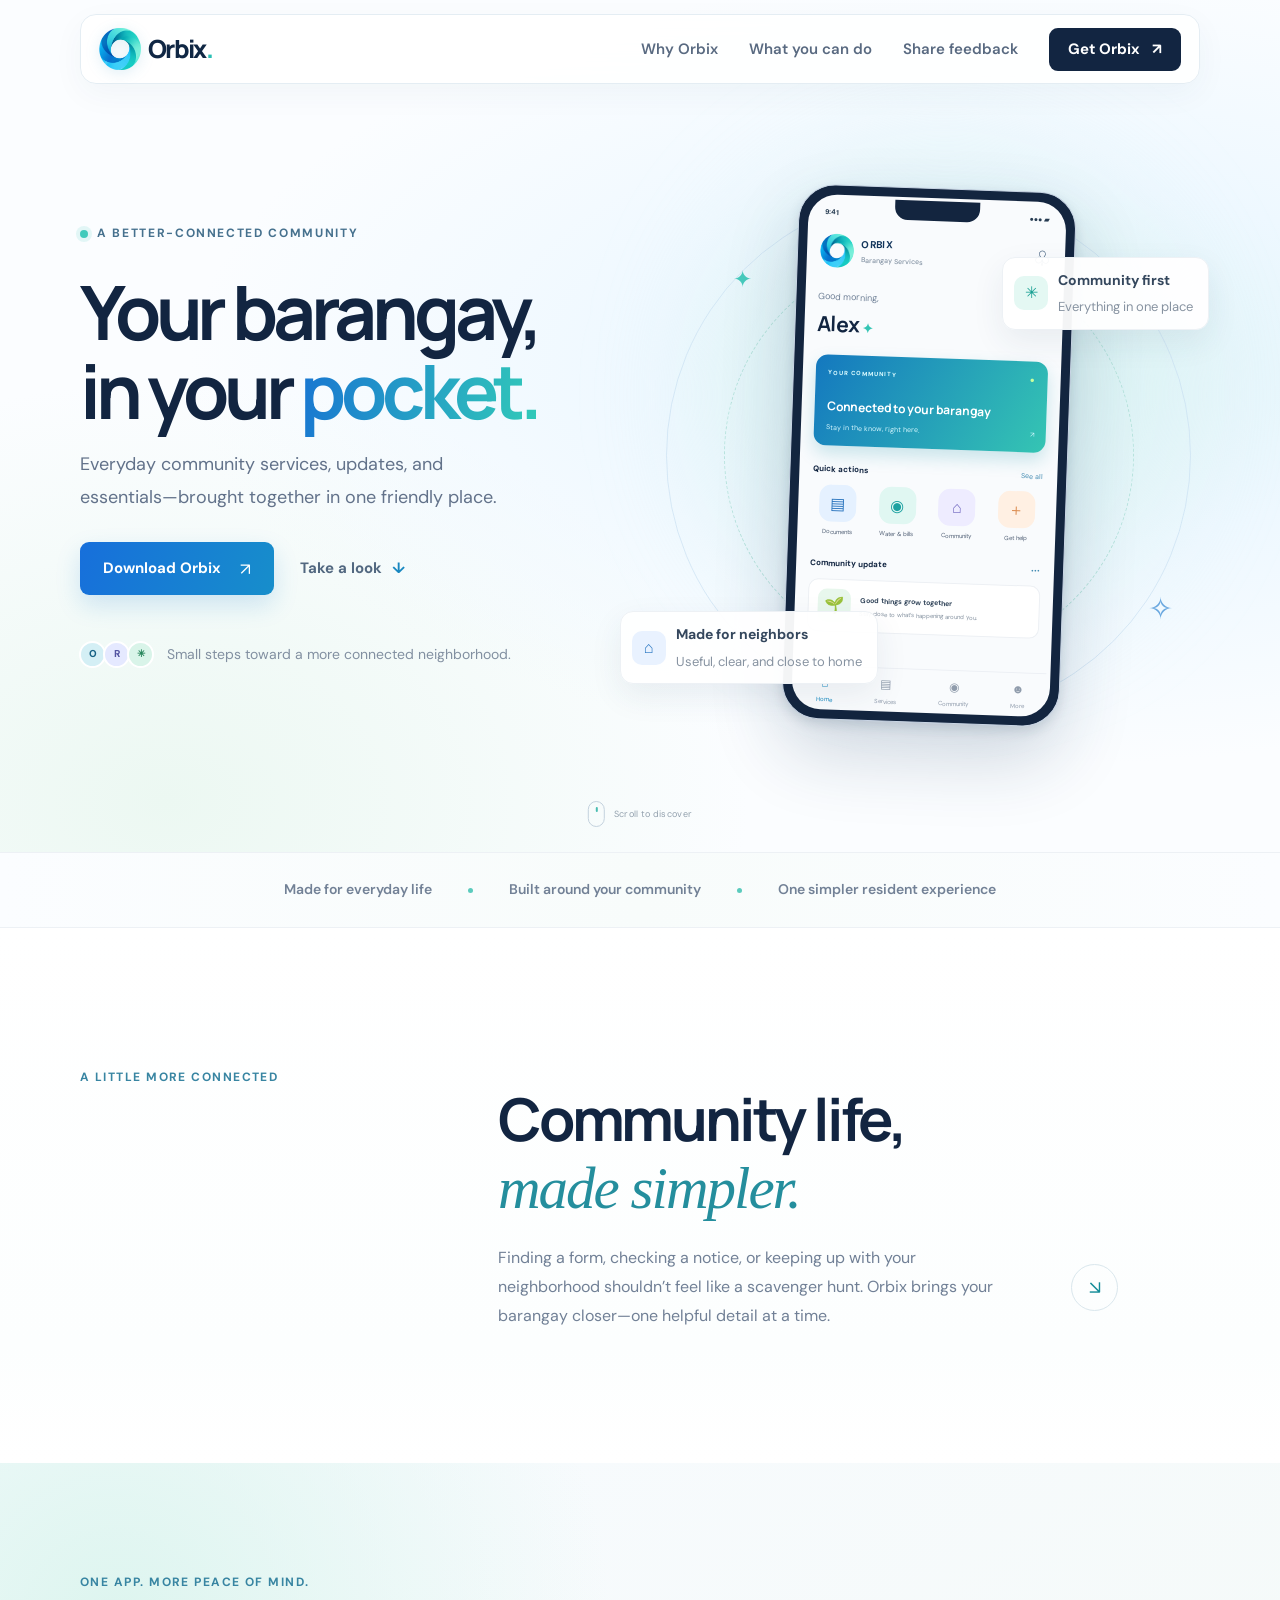
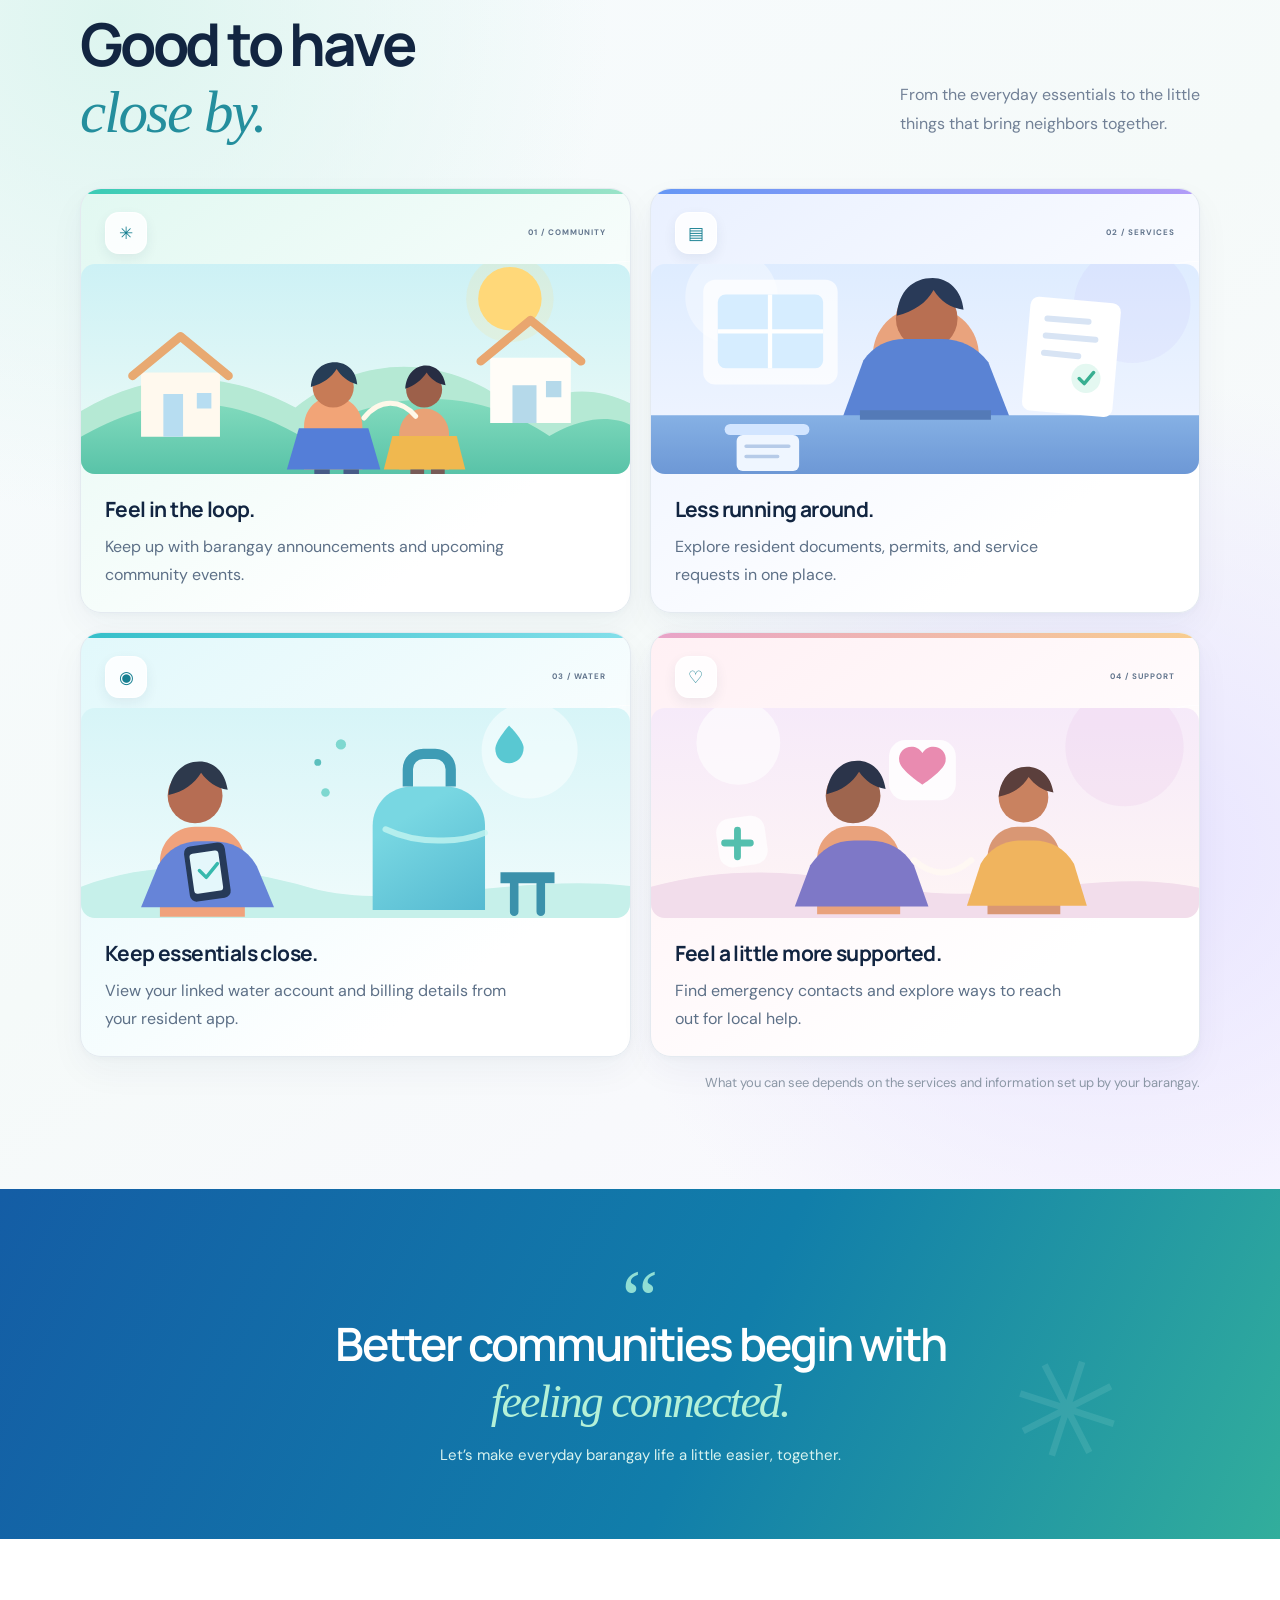
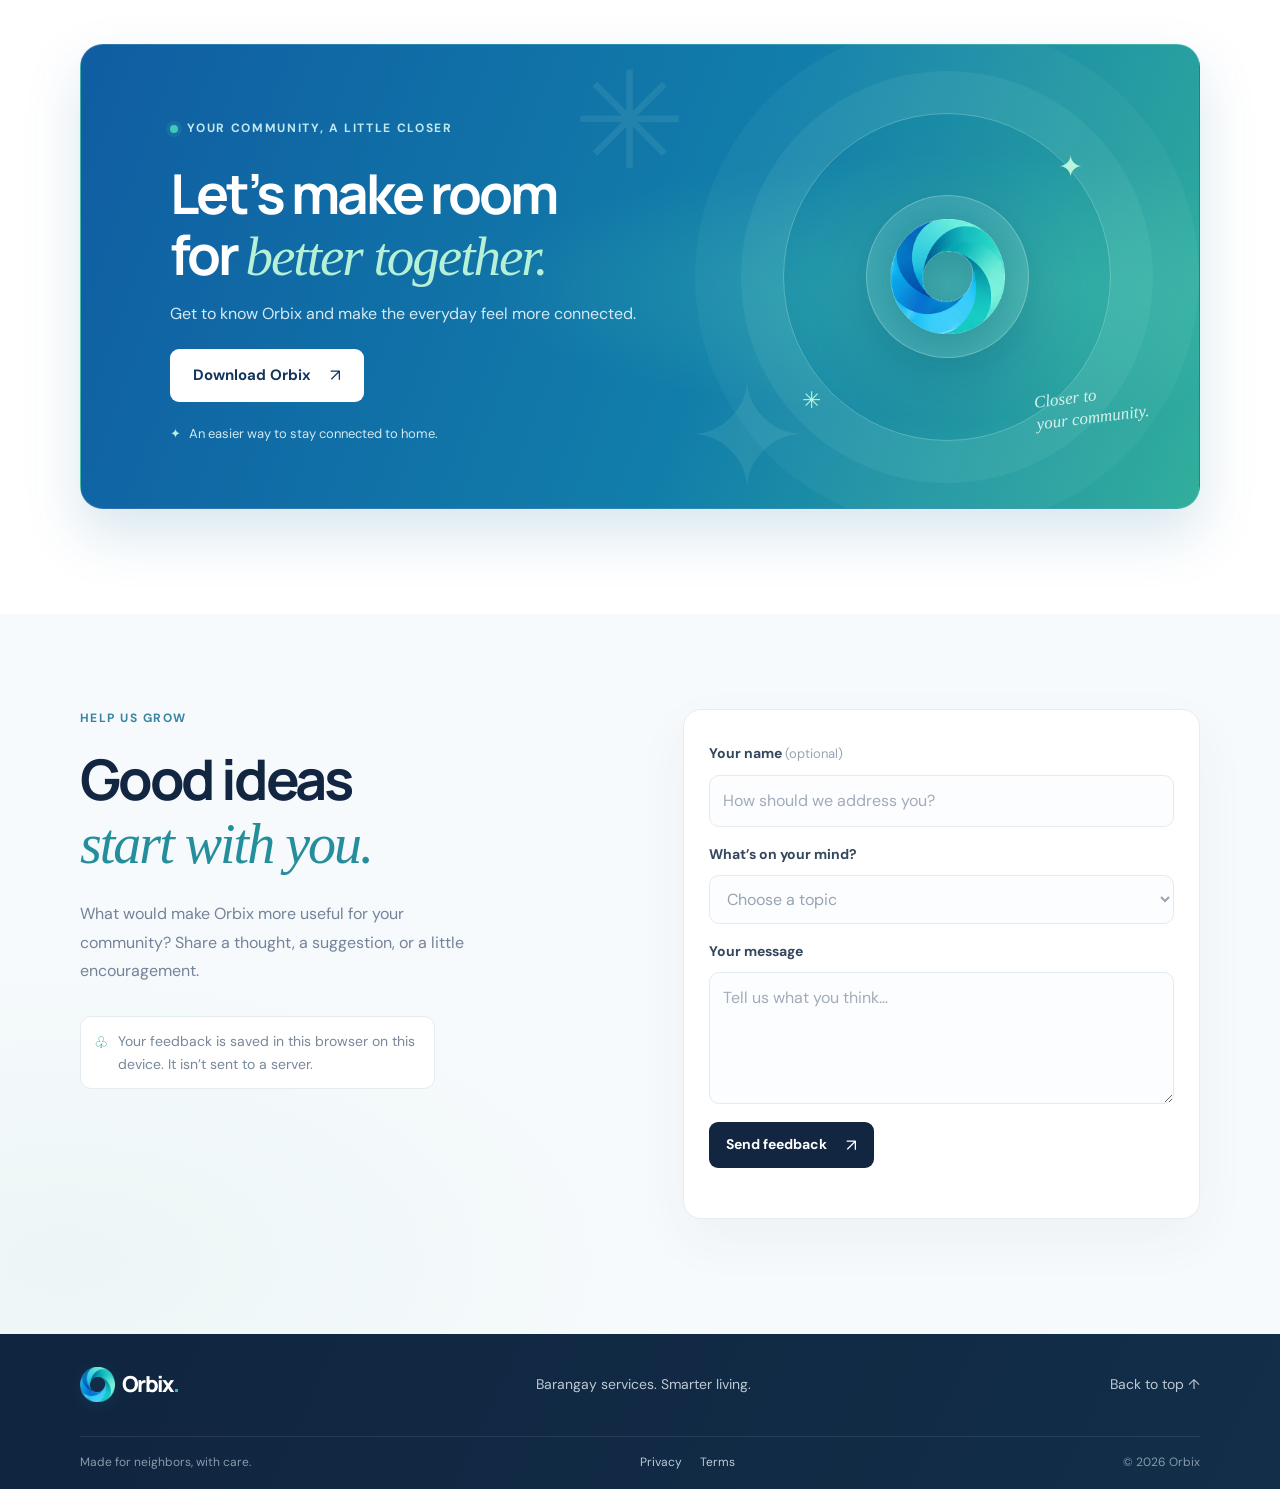
<file: docs/index.html>
<!doctype html>
<html lang="en">
  <head>
    <meta charset="utf-8">
    <meta name="viewport" content="width=device-width, initial-scale=1">
    <meta name="theme-color" content="#f8fbff">
    <meta
      name="description"
      content="Meet Orbix: a simpler way to stay connected with your barangay, manage resident services, and keep up with your community."
    >
    <title>Orbix — Your barangay, in your pocket</title>
    <link rel="icon" href="assets/orbix_mark.png" type="image/png">
    <link rel="preconnect" href="https://fonts.googleapis.com">
    <link rel="preconnect" href="https://fonts.gstatic.com" crossorigin>
    <link
      href="https://fonts.googleapis.com/css2?family=DM+Sans:wght@400;500;600;700&family=Manrope:wght@400;500;600;700;800&display=swap"
      rel="stylesheet"
    >
    <link rel="stylesheet" href="styles.css">
    <script type="module" src="script.js"></script>
  </head>
  <body>
    <header class="site-header">
      <nav class="nav container" aria-label="Main navigation">
        <a class="brand" href="#home" aria-label="Orbix home">
          <img src="assets/orbix_mark.png" alt="" width="42" height="42">
          <span>Orbix<span class="brand-period">.</span></span>
        </a>
        <button class="menu-toggle" type="button" aria-expanded="false" aria-controls="nav-links" aria-label="Open menu">
          <span></span><span></span>
        </button>
        <div class="nav-links" id="nav-links">
          <a href="#why-orbix">Why Orbix</a>
          <a href="#features">What you can do</a>
          <a href="#feedback">Share feedback</a>
          <a class="button button-small button-dark nav-download download-link" href="#download">
            Get Orbix <span aria-hidden="true">↗</span>
          </a>
        </div>
      </nav>
    </header>

    <main>
      <section class="hero section-space" id="home">
        <div class="hero-glow" aria-hidden="true"></div>
        <div class="container hero-grid">
          <div class="hero-copy">
            <div class="eyebrow"><span class="eyebrow-dot"></span> A better-connected community</div>
            <h1>Your barangay,<br>in your <span class="text-gradient">pocket.</span></h1>
            <p class="hero-description">
              Everyday community services, updates, and essentials—brought together in one friendly place.
            </p>
            <div class="hero-actions">
              <a class="button button-primary download-link" href="#download">
                Download Orbix <span class="button-arrow" aria-hidden="true">↗</span>
              </a>
              <a class="text-link" href="#features">Take a look <span aria-hidden="true">↓</span></a>
            </div>
            <div class="hero-note">
              <span class="avatar-stack" aria-hidden="true">
                <span>O</span><span>R</span><span>✳</span>
              </span>
              <span>Small steps toward a more connected neighborhood.</span>
            </div>
          </div>

          <div class="hero-visual" aria-label="Preview of the Orbix resident app">
            <div class="orbit orbit-one"></div>
            <div class="orbit orbit-two"></div>
            <div class="float-card float-card-top"><span class="float-icon mint">✳</span><span><strong>Community first</strong><small>Everything in one place</small></span></div>
            <div class="phone">
              <div class="phone-notch"></div>
              <div class="phone-screen">
                <div class="phone-status"><span>9:41</span><span>●●● ▰</span></div>
                <div class="app-top">
                  <img src="assets/orbix_mark.png" alt="" width="34" height="34">
                  <span><strong>ORBIX</strong><small>Barangay Services</small></span>
                  <span class="app-bell" aria-hidden="true">♧</span>
                </div>
                <div class="welcome">Good morning,</div>
                <h2>Alex <span>✦</span></h2>
                <div class="barangay-card">
                  <div class="barangay-heading"><span>YOUR COMMUNITY</span><span class="live-dot">●</span></div>
                  <strong>Connected to your barangay</strong>
                  <div class="barangay-footer"><span>Stay in the know, right here.</span><span>↗</span></div>
                </div>
                <div class="phone-section-title"><strong>Quick actions</strong><span>See all</span></div>
                <div class="quick-actions">
                  <div><i class="quick-icon blue">▤</i><span>Documents</span></div>
                  <div><i class="quick-icon aqua">◉</i><span>Water & bills</span></div>
                  <div><i class="quick-icon violet">⌂</i><span>Community</span></div>
                  <div><i class="quick-icon peach">＋</i><span>Get help</span></div>
                </div>
                <div class="phone-section-title update-title"><strong>Community update</strong><span>•••</span></div>
                <div class="update-card"><span class="update-emoji">🌱</span><span><strong>Good things grow together</strong><small>Stay close to what’s happening around you.</small></span></div>
                <div class="phone-tabs"><span class="selected">⌂<small>Home</small></span><span>▤<small>Services</small></span><span>◉<small>Community</small></span><span>☻<small>More</small></span></div>
              </div>
            </div>
            <div class="float-card float-card-bottom"><span class="float-icon blue">⌂</span><span><strong>Made for neighbors</strong><small>Useful, clear, and close to home</small></span></div>
            <span class="sparkle sparkle-one" aria-hidden="true">✦</span>
            <span class="sparkle sparkle-two" aria-hidden="true">✧</span>
          </div>
        </div>
        <a class="scroll-hint" href="#why-orbix" aria-label="Scroll to discover"><span></span> Scroll to discover</a>
      </section>

      <section class="trust-strip" aria-label="Orbix values">
        <div class="container trust-inner">
          <span>Made for everyday life</span><i></i><span>Built around your community</span><i></i><span>One simpler resident experience</span>
        </div>
      </section>

      <section class="intro section-space" id="why-orbix">
        <div class="container intro-grid">
          <div class="section-kicker">A little more connected</div>
          <div>
            <h2>Community life,<br><span class="serif-accent">made simpler.</span></h2>
            <div class="intro-bottom">
              <p>Finding a form, checking a notice, or keeping up with your neighborhood shouldn’t feel like a scavenger hunt. Orbix brings your barangay closer—one helpful detail at a time.</p>
              <a class="circle-link" href="#features" aria-label="Explore features">↘</a>
            </div>
          </div>
        </div>
      </section>

      <section class="features section-space" id="features">
        <div class="container">
          <div class="section-heading">
            <div>
              <div class="section-kicker">One app. More peace of mind.</div>
              <h2>Good to have<br><span class="serif-accent">close by.</span></h2>
            </div>
            <p>From the everyday essentials to the little things that bring neighbors together.</p>
          </div>
          <div class="feature-grid">
            <article class="feature-card feature-card-large feature-community">
              <div class="feature-topline"><span class="feature-icon">✳</span><span class="feature-number">01 / COMMUNITY</span></div>
              <img class="feature-art" src="assets/feature-community.svg" alt="" aria-hidden="true">
              <div class="feature-copy"><h3>Feel in the loop.</h3><p>Keep up with barangay announcements and upcoming community events.</p></div>
            </article>
            <article class="feature-card feature-services">
              <div class="feature-topline"><span class="feature-icon">▤</span><span class="feature-number">02 / SERVICES</span></div>
              <img class="feature-art" src="assets/feature-services.svg" alt="" aria-hidden="true">
              <div class="feature-copy"><h3>Less running around.</h3><p>Explore resident documents, permits, and service requests in one place.</p></div>
            </article>
            <article class="feature-card feature-water">
              <div class="feature-topline"><span class="feature-icon">◉</span><span class="feature-number">03 / WATER</span></div>
              <img class="feature-art" src="assets/feature-water.svg" alt="" aria-hidden="true">
              <div class="feature-copy"><h3>Keep essentials close.</h3><p>View your linked water account and billing details from your resident app.</p></div>
            </article>
            <article class="feature-card feature-help">
              <div class="feature-topline"><span class="feature-icon">♡</span><span class="feature-number">04 / SUPPORT</span></div>
              <img class="feature-art" src="assets/feature-support.svg" alt="" aria-hidden="true">
              <div class="feature-copy"><h3>Feel a little more supported.</h3><p>Find emergency contacts and explore ways to reach out for local help.</p></div>
            </article>
          </div>
          <p class="feature-footnote">What you can see depends on the services and information set up by your barangay.</p>
        </div>
      </section>

      <section class="quote-band">
        <div class="container quote-inner">
          <span class="quote-mark" aria-hidden="true">“</span>
          <blockquote>Better communities begin with <span>feeling connected.</span></blockquote>
          <p>Let’s make everyday barangay life a little easier, together.</p>
          <span class="quote-flower" aria-hidden="true">✳</span>
        </div>
      </section>

      <section class="download section-space" id="download">
        <div class="container download-card">
          <div class="download-decoration decoration-one" aria-hidden="true">✳</div>
          <div class="download-decoration decoration-two" aria-hidden="true">✦</div>
          <div class="download-content">
            <div class="eyebrow eyebrow-light"><span class="eyebrow-dot"></span> Your community, a little closer</div>
            <h2>Let’s make room<br>for <span>better together.</span></h2>
            <p>Get to know Orbix and make the everyday feel more connected.</p>
            <a class="button button-white download-link" href="#download">Download Orbix <span class="button-arrow" aria-hidden="true">↗</span></a>
            <div class="download-status" role="status" aria-live="polite"></div>
            <div class="download-meta"><span>✦</span> An easier way to stay connected to home.</div>
          </div>
          <div class="download-art" aria-hidden="true">
            <div class="download-orbit"></div>
            <div class="download-logo"><img src="assets/orbix_mark.png" alt=""></div>
            <span class="download-star star-a">✦</span><span class="download-star star-b">✳</span>
            <span class="download-caption">Closer to<br>your community.</span>
          </div>
        </div>
      </section>

      <section class="feedback-section section-space" id="feedback">
        <div class="container feedback-grid">
          <div class="feedback-copy">
            <div class="section-kicker">Help us grow</div>
            <h2>Good ideas<br><span class="serif-accent">start with you.</span></h2>
            <p>What would make Orbix more useful for your community? Share a thought, a suggestion, or a little encouragement.</p>
            <div class="privacy-note"><span>♧</span><span>Your feedback is saved in this browser on this device. It isn’t sent to a server.</span></div>
          </div>
          <form class="feedback-form" id="feedback-form">
            <label for="feedback-name">Your name <span class="optional">(optional)</span></label>
            <input id="feedback-name" name="name" type="text" maxlength="80" placeholder="How should we address you?">
            <label for="feedback-topic">What’s on your mind?</label>
            <select id="feedback-topic" name="topic" required>
              <option value="" disabled selected>Choose a topic</option>
              <option>Feature idea</option>
              <option>Community services</option>
              <option>Website feedback</option>
              <option>Something else</option>
            </select>
            <label for="feedback-message">Your message</label>
            <textarea id="feedback-message" name="message" rows="4" maxlength="1000" placeholder="Tell us what you think…" required></textarea>
            <div class="form-footer">
              <button class="button button-dark" type="submit">Send feedback <span class="button-arrow" aria-hidden="true">↗</span></button>
            </div>
            <p class="form-status" id="feedback-status" role="status" aria-live="polite"></p>
          </form>
        </div>
      </section>
    </main>

    <footer class="site-footer">
      <div class="container footer-main">
        <a class="brand footer-brand" href="#home"><img src="assets/orbix_mark.png" alt="" width="38" height="38"><span>Orbix<span class="brand-period">.</span></span></a>
        <p>Barangay services. Smarter living.</p>
        <a class="back-to-top" href="#home">Back to top ↑</a>
      </div>
      <div class="container footer-bottom">
        <span>Made for neighbors, with care.</span>
        <nav class="footer-legal-links" aria-label="Legal">
          <a href="privacy.html">Privacy</a>
          <a href="terms.html">Terms</a>
        </nav>
        <span>© <span id="current-year"></span> Orbix</span>
      </div>
    </footer>
  </body>
</html>
</file>
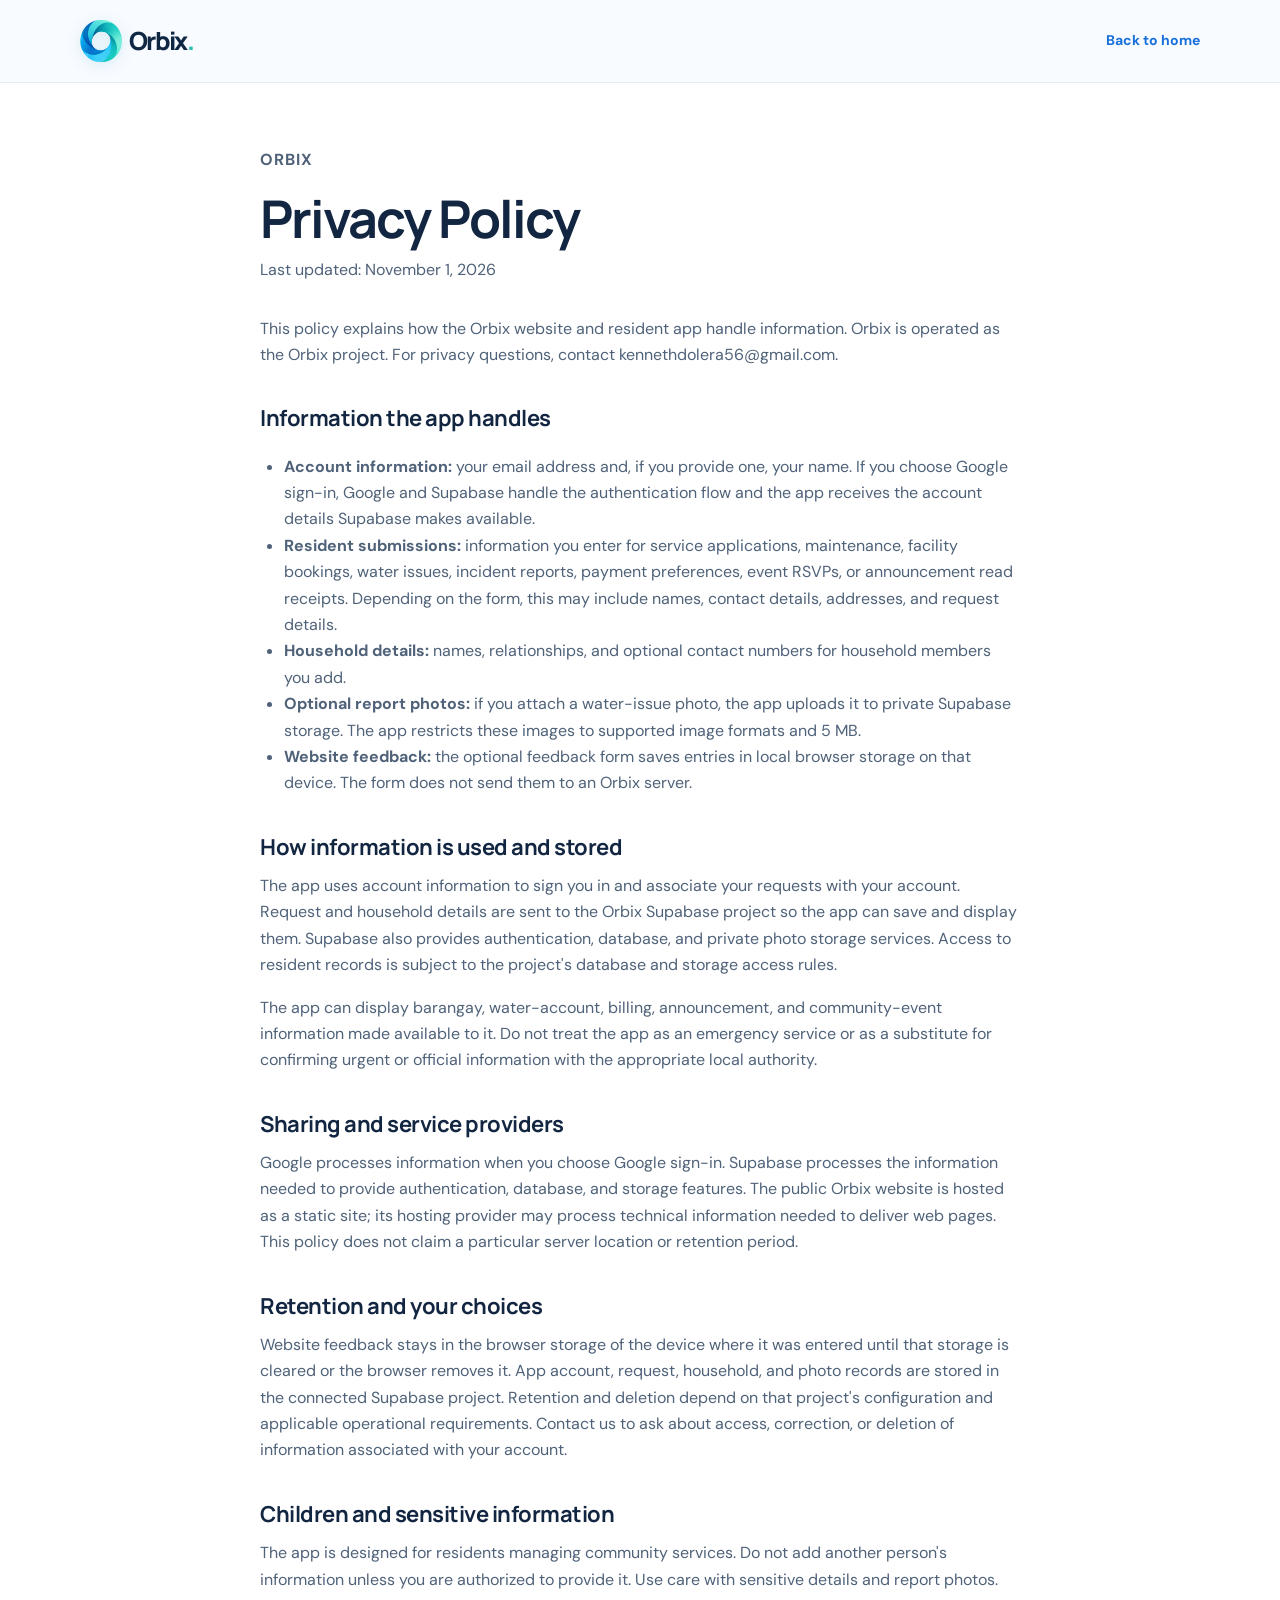
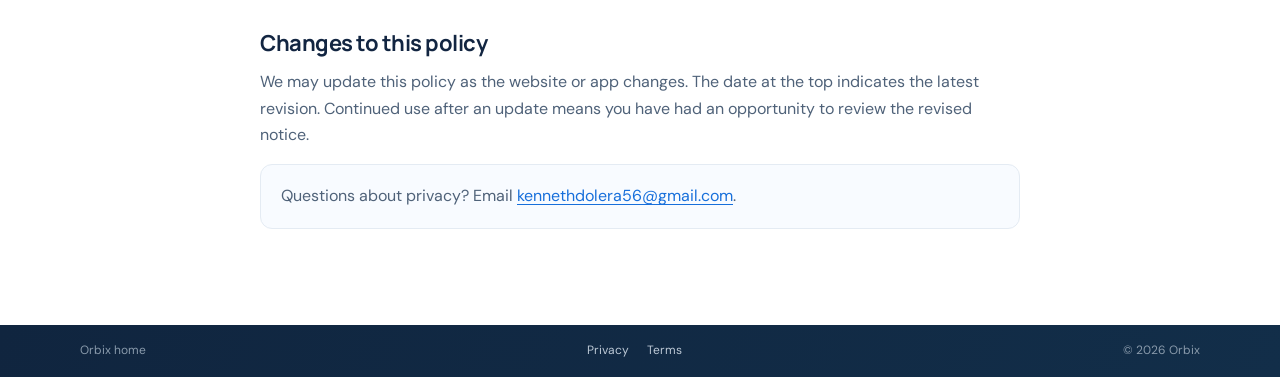
<file: docs/privacy.html>
<!doctype html>
<html lang="en">
  <head>
    <meta charset="utf-8">
    <meta name="viewport" content="width=device-width, initial-scale=1">
    <meta name="theme-color" content="#f8fbff">
    <meta
      name="description"
      content="Learn how Orbix handles account information, resident requests, and website feedback."
    >
    <title>Privacy Policy | Orbix</title>
    <link rel="icon" href="assets/orbix_mark.png" type="image/png">
    <link rel="preconnect" href="https://fonts.googleapis.com">
    <link rel="preconnect" href="https://fonts.gstatic.com" crossorigin>
    <link
      href="https://fonts.googleapis.com/css2?family=DM+Sans:wght@400;500;600;700&family=Manrope:wght@400;500;600;700;800&display=swap"
      rel="stylesheet"
    >
    <link rel="stylesheet" href="styles.css">
  </head>
  <body>
    <header class="legal-header">
      <nav class="container legal-nav" aria-label="Main navigation">
        <a class="brand" href="index.html">
          <img src="assets/orbix_mark.png" alt="" width="42" height="42">
          <span>Orbix<span class="brand-period">.</span></span>
        </a>
        <a class="legal-home" href="index.html">Back to home</a>
      </nav>
    </header>
    <main class="legal-main">
      <article class="legal-content">
        <p class="legal-eyebrow">Orbix</p>
        <h1>Privacy Policy</h1>
        <p class="legal-updated">Last updated: November 1, 2026</p>

        <p>
          This policy explains how the Orbix website and resident app handle
          information. Orbix is operated as the Orbix project. For privacy
          questions, contact
          <a href="mailto:kennethdolera56@gmail.com">kennethdolera56@gmail.com</a>.
        </p>

        <h2>Information the app handles</h2>
        <ul>
          <li>
            <strong>Account information:</strong> your email address and, if you
            provide one, your name. If you choose Google sign-in, Google and
            Supabase handle the authentication flow and the app receives the
            account details Supabase makes available.
          </li>
          <li>
            <strong>Resident submissions:</strong> information you enter for
            service applications, maintenance, facility bookings, water issues,
            incident reports, payment preferences, event RSVPs, or announcement
            read receipts. Depending on the form, this may include names,
            contact details, addresses, and request details.
          </li>
          <li>
            <strong>Household details:</strong> names, relationships, and
            optional contact numbers for household members you add.
          </li>
          <li>
            <strong>Optional report photos:</strong> if you attach a water-issue
            photo, the app uploads it to private Supabase storage. The app
            restricts these images to supported image formats and 5 MB.
          </li>
          <li>
            <strong>Website feedback:</strong> the optional feedback form saves
            entries in local browser storage on that device. The form does not
            send them to an Orbix server.
          </li>
        </ul>

        <h2>How information is used and stored</h2>
        <p>
          The app uses account information to sign you in and associate your
          requests with your account. Request and household details are sent to
          the Orbix Supabase project so the app can save and display them.
          Supabase also provides authentication, database, and private photo
          storage services. Access to resident records is subject to the
          project's database and storage access rules.
        </p>
        <p>
          The app can display barangay, water-account, billing, announcement,
          and community-event information made available to it. Do not treat
          the app as an emergency service or as a substitute for confirming
          urgent or official information with the appropriate local authority.
        </p>

        <h2>Sharing and service providers</h2>
        <p>
          Google processes information when you choose Google sign-in.
          Supabase processes the information needed to provide authentication,
          database, and storage features. The public Orbix website is hosted as
          a static site; its hosting provider may process technical information
          needed to deliver web pages. This policy does not claim a particular
          server location or retention period.
        </p>

        <h2>Retention and your choices</h2>
        <p>
          Website feedback stays in the browser storage of the device where it
          was entered until that storage is cleared or the browser removes it.
          App account, request, household, and photo records are stored in the
          connected Supabase project. Retention and deletion depend on that
          project's configuration and applicable operational requirements.
          Contact us to ask about access, correction, or deletion of information
          associated with your account.
        </p>

        <h2>Children and sensitive information</h2>
        <p>
          The app is designed for residents managing community services. Do
          not add another person's information unless you are authorized to
          provide it. Use care with sensitive details and report photos.
        </p>

        <h2>Changes to this policy</h2>
        <p>
          We may update this policy as the website or app changes. The date at
          the top indicates the latest revision. Continued use after an update
          means you have had an opportunity to review the revised notice.
        </p>

        <p class="legal-contact">
          Questions about privacy? Email
          <a href="mailto:kennethdolera56@gmail.com">kennethdolera56@gmail.com</a>.
        </p>
      </article>
    </main>
    <footer class="site-footer">
      <div class="container footer-bottom">
        <a href="index.html">Orbix home</a>
        <nav class="footer-legal-links" aria-label="Legal">
          <a href="privacy.html" aria-current="page">Privacy</a>
          <a href="terms.html">Terms</a>
        </nav>
        <span>© 2026 Orbix</span>
      </div>
    </footer>
  </body>
</html>
</file>
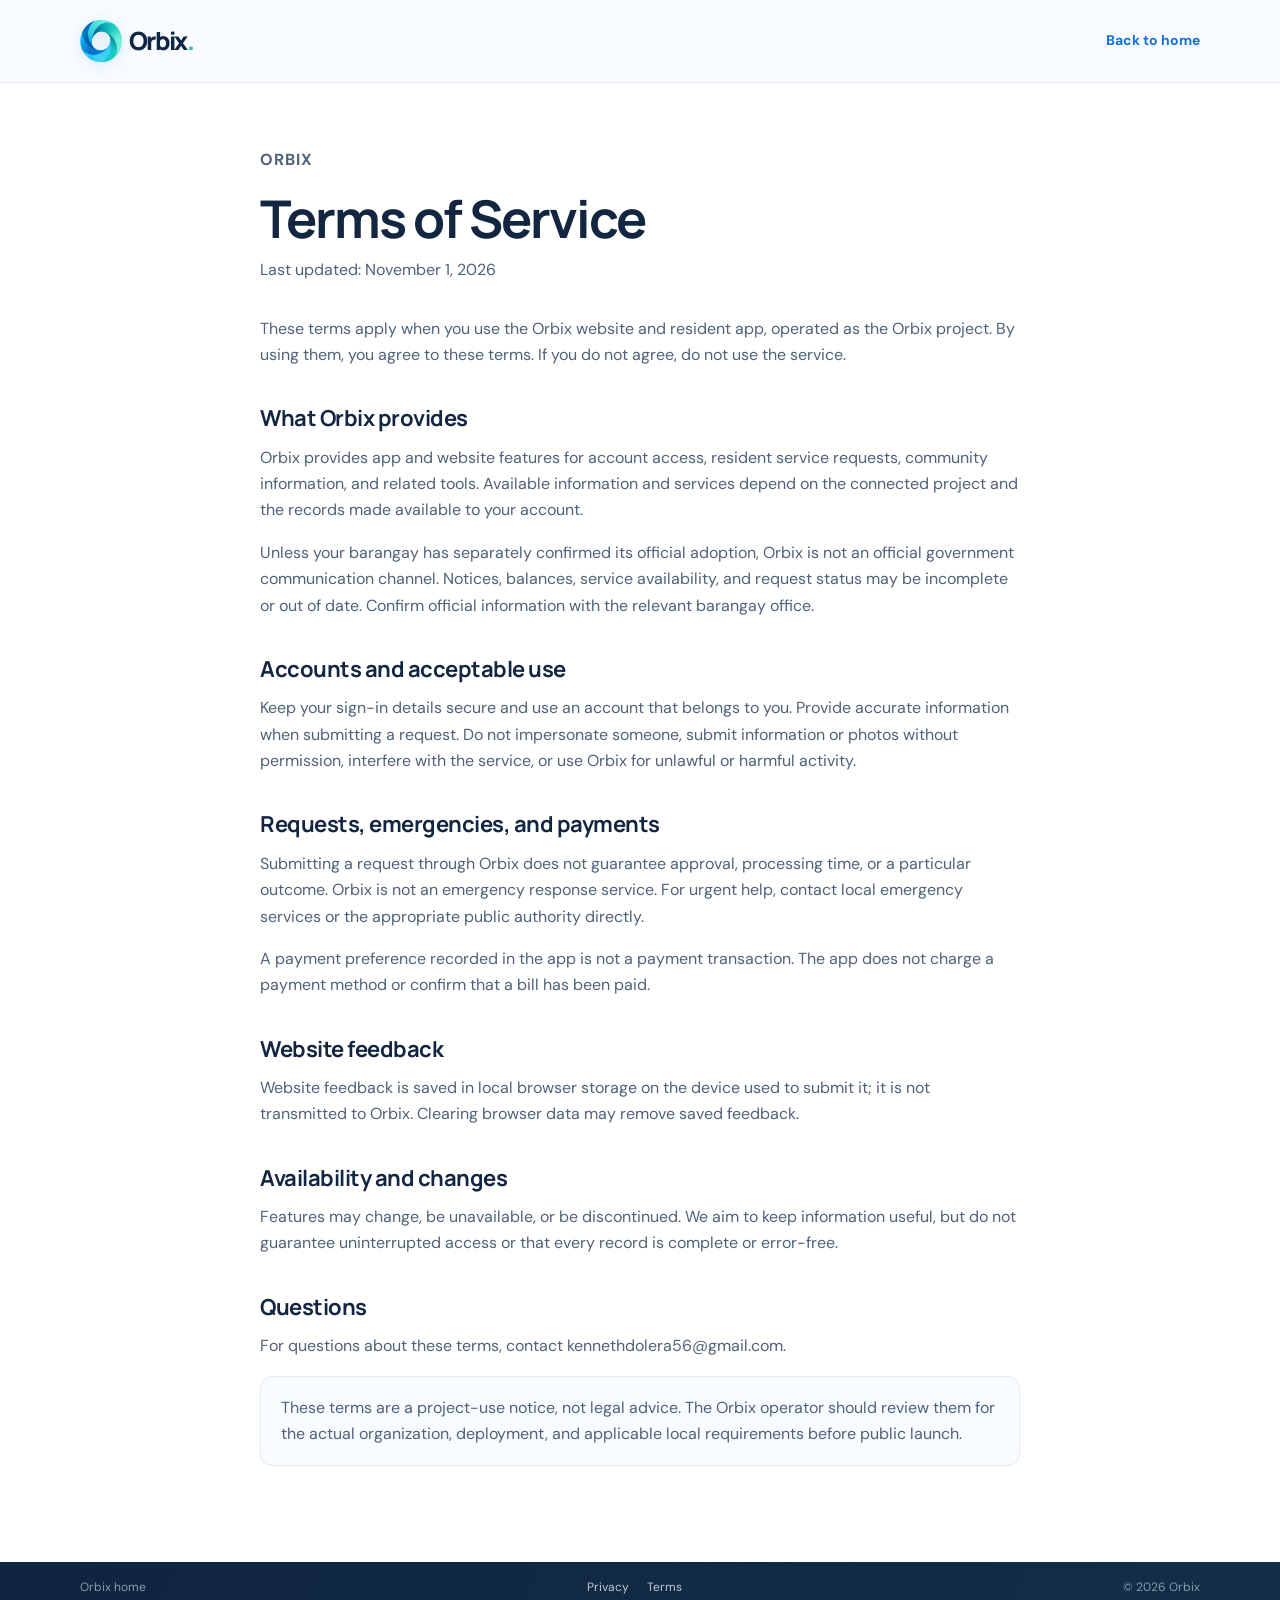
<file: docs/terms.html>
<!doctype html>
<html lang="en">
  <head>
    <meta charset="utf-8">
    <meta name="viewport" content="width=device-width, initial-scale=1">
    <meta name="theme-color" content="#f8fbff">
    <meta
      name="description"
      content="Read the terms for using the Orbix website and resident app."
    >
    <title>Terms of Service | Orbix</title>
    <link rel="icon" href="assets/orbix_mark.png" type="image/png">
    <link rel="preconnect" href="https://fonts.googleapis.com">
    <link rel="preconnect" href="https://fonts.gstatic.com" crossorigin>
    <link
      href="https://fonts.googleapis.com/css2?family=DM+Sans:wght@400;500;600;700&family=Manrope:wght@400;500;600;700;800&display=swap"
      rel="stylesheet"
    >
    <link rel="stylesheet" href="styles.css">
  </head>
  <body>
    <header class="legal-header">
      <nav class="container legal-nav" aria-label="Main navigation">
        <a class="brand" href="index.html">
          <img src="assets/orbix_mark.png" alt="" width="42" height="42">
          <span>Orbix<span class="brand-period">.</span></span>
        </a>
        <a class="legal-home" href="index.html">Back to home</a>
      </nav>
    </header>
    <main class="legal-main">
      <article class="legal-content">
        <p class="legal-eyebrow">Orbix</p>
        <h1>Terms of Service</h1>
        <p class="legal-updated">Last updated: November 1, 2026</p>

        <p>
          These terms apply when you use the Orbix website and resident app,
          operated as the Orbix project. By using them, you agree to these
          terms. If you do not agree, do not use the service.
        </p>

        <h2>What Orbix provides</h2>
        <p>
          Orbix provides app and website features for account access, resident
          service requests, community information, and related tools. Available
          information and services depend on the connected project and the
          records made available to your account.
        </p>
        <p>
          Unless your barangay has separately confirmed its official adoption,
          Orbix is not an official government communication channel. Notices,
          balances, service availability, and request status may be incomplete
          or out of date. Confirm official information with the relevant
          barangay office.
        </p>

        <h2>Accounts and acceptable use</h2>
        <p>
          Keep your sign-in details secure and use an account that belongs to
          you. Provide accurate information when submitting a request. Do not
          impersonate someone, submit information or photos without permission,
          interfere with the service, or use Orbix for unlawful or harmful
          activity.
        </p>

        <h2>Requests, emergencies, and payments</h2>
        <p>
          Submitting a request through Orbix does not guarantee approval,
          processing time, or a particular outcome. Orbix is not an emergency
          response service. For urgent help, contact local emergency services
          or the appropriate public authority directly.
        </p>
        <p>
          A payment preference recorded in the app is not a payment
          transaction. The app does not charge a payment method or confirm that
          a bill has been paid.
        </p>

        <h2>Website feedback</h2>
        <p>
          Website feedback is saved in local browser storage on the device used
          to submit it; it is not transmitted to Orbix. Clearing browser data
          may remove saved feedback.
        </p>

        <h2>Availability and changes</h2>
        <p>
          Features may change, be unavailable, or be discontinued. We aim to
          keep information useful, but do not guarantee uninterrupted access
          or that every record is complete or error-free.
        </p>

        <h2>Questions</h2>
        <p>
          For questions about these terms, contact
          <a href="mailto:kennethdolera56@gmail.com">kennethdolera56@gmail.com</a>.
        </p>

        <p class="legal-contact">
          These terms are a project-use notice, not legal advice. The Orbix
          operator should review them for the actual organization, deployment,
          and applicable local requirements before public launch.
        </p>
      </article>
    </main>
    <footer class="site-footer">
      <div class="container footer-bottom">
        <a href="index.html">Orbix home</a>
        <nav class="footer-legal-links" aria-label="Legal">
          <a href="privacy.html">Privacy</a>
          <a href="terms.html" aria-current="page">Terms</a>
        </nav>
        <span>© 2026 Orbix</span>
      </div>
    </footer>
  </body>
</html>
</file>
<file: docs/styles.css>
:root {
  color-scheme: light;
  --ink: #122541;
  --muted: #62728a;
  --blue: #176fdb;
  --aqua: #47d2c4;
  --paper: #f8fbff;
  --line: #e4ebf3;
  --serif: Georgia, "Times New Roman", serif;
  font-family: "DM Sans", sans-serif;
  scroll-behavior: smooth;
}

* { box-sizing: border-box; }
body { margin: 0; color: var(--ink); background: #fff; font-size: 17px; line-height: 1.65; -webkit-font-smoothing: antialiased; }
a { color: inherit; text-decoration: none; }
button, input, select, textarea { font: inherit; }
button, a { -webkit-tap-highlight-color: transparent; }
::selection { color: #fff; background: #168fc4; }
.container { width: min(1120px, calc(100% - 56px)); margin-inline: auto; }
.section-space { padding-block: 112px; }
.site-header { position: absolute; z-index: 5; inset: 0 0 auto; }
.nav { height: 88px; display: flex; align-items: center; justify-content: space-between; }
.brand { display: inline-flex; align-items: center; gap: 9px; color: #102744; font-family: Manrope, sans-serif; font-size: 25px; font-weight: 800; letter-spacing: -1.7px; }
.brand img { object-fit: contain; }
.brand-period { color: #2abfb5; }
.nav-links { display: flex; align-items: center; gap: 36px; color: #596a81; font-size: 15px; font-weight: 600; }
.nav-links > a:not(.button):hover, .text-link:hover, .back-to-top:hover { color: var(--blue); }
.button { min-height: 53px; padding: 0 23px; display: inline-flex; align-items: center; justify-content: center; gap: 19px; border: 0; border-radius: 9px; font-size: 15px; font-weight: 700; transition: transform .2s, box-shadow .2s, background .2s; cursor: pointer; }
.button:hover { transform: translateY(-2px); box-shadow: 0 12px 25px #13294720; }
.button-small { min-height: 43px; padding-inline: 19px; gap: 12px; }
.button-dark { color: #fff; background: var(--ink); }
.button-primary { color: #fff; background: linear-gradient(110deg, #176fdb, #178ecb); box-shadow: 0 10px 24px #187ad02d; }
.button-white { color: #14365d; background: #fff; }
.button-arrow { font-size: 17px; font-weight: 400; }
.menu-toggle { display: none; }

.hero { position: relative; min-height: 790px; padding-top: 170px; overflow: hidden; background: radial-gradient(ellipse at 76% 45%, #e8f6ff 0, #f3faff 32%, transparent 65%), #fbfdff; }
.hero-glow { position: absolute; width: 490px; height: 490px; top: 150px; right: 7%; border-radius: 50%; background: #d7f2ef70; filter: blur(55px); pointer-events: none; }
.hero-grid { position: relative; display: grid; grid-template-columns: 1fr 1fr; align-items: center; gap: 35px; }
.hero-copy { z-index: 1; padding-bottom: 24px; }
.eyebrow { display: inline-flex; align-items: center; gap: 9px; color: #46718e; font-size: 12px; font-weight: 700; letter-spacing: 1.65px; text-transform: uppercase; }
.eyebrow-dot { width: 8px; height: 8px; border-radius: 50%; background: #41cabb; box-shadow: 0 0 0 4px #41cabb22; }
h1, h2, h3, p { margin-top: 0; }
.hero h1 { margin: 27px 0 18px; font-family: Manrope, sans-serif; font-size: clamp(52px, 6vw, 75px); line-height: 1.05; letter-spacing: -5.2px; font-weight: 700; }
.text-gradient { color: #1685be; background: linear-gradient(100deg, #1874d2, #32cbb8); background-clip: text; -webkit-text-fill-color: transparent; }
.hero-description { max-width: 430px; margin-bottom: 29px; color: var(--muted); font-size: 18px; line-height: 1.8; }
.hero-actions { display: flex; align-items: center; gap: 26px; }
.text-link { color: #526880; font-size: 15px; font-weight: 700; transition: color .2s; }
.text-link span { padding-left: 6px; color: #1887c0; }
.hero-note { display: flex; align-items: center; gap: 13px; margin-top: 46px; color: #8290a1; font-size: 14px; }
.avatar-stack { display: flex; padding-left: 2px; }
.avatar-stack span { width: 27px; height: 27px; display: grid; place-items: center; margin-left: -3px; border: 2px solid #fff; border-radius: 50%; background: #d4eff5; color: #176285; font-size: 10px; font-weight: 800; }
.avatar-stack span:nth-child(2) { background: #e5e9ff; color: #5555a2; }
.avatar-stack span:nth-child(3) { background: #d9f4e9; color: #26855a; }
.hero-visual { position: relative; display: grid; min-height: 570px; place-items: center; }
.orbit { position: absolute; border: 1px solid #c8dff1a6; border-radius: 50%; }
.orbit-one { width: 525px; height: 525px; }
.orbit-two { width: 410px; height: 410px; border-style: dashed; border-color: #b8e4de; }
.phone { position: relative; z-index: 1; width: 278px; height: 535px; padding: 9px; border: 1px solid #cad6e5; border-radius: 37px; background: #13253f; box-shadow: 0 32px 72px #18395b32, 0 5px 12px #19344a22; transform: rotate(2deg); }
.phone-notch { position: absolute; z-index: 2; top: 12px; left: 50%; width: 85px; height: 20px; border-radius: 0 0 13px 13px; background: #13253f; transform: translateX(-50%); }
.phone-screen { height: 100%; padding: 12px 13px; overflow: hidden; border-radius: 29px; background: #f9fbfd; }
.phone-status { height: 18px; display: flex; justify-content: space-between; padding-inline: 4px; color: #263b51; font-size: 7px; font-weight: 800; }
.app-top { display: flex; align-items: center; gap: 7px; margin-top: 9px; }
.app-top img { border-radius: 50%; }
.app-top span { display: grid; gap: 1px; color: #12355b; font-size: 10px; letter-spacing: .4px; }
.app-top small { color: #8291a2; font-size: 7px; font-weight: 500; letter-spacing: 0; }
.app-bell { margin-left: auto; color: #42627c; font-size: 20px !important; }
.welcome { margin-top: 22px; color: #708197; font-size: 9px; }
.phone-screen > h2 { margin: 2px 0 14px; font-family: Manrope, sans-serif; font-size: 21px; letter-spacing: -.8px; }
.phone-screen > h2 span { color: #34c5b4; font-size: 13px; }
.barangay-card { padding: 12px; overflow: hidden; border-radius: 12px; color: white; background: linear-gradient(120deg, #1478bf, #35c5b3); box-shadow: 0 8px 17px #1694a736; }
.barangay-heading { display: flex; align-items: center; justify-content: space-between; color: #dcfcff; font-size: 6px; font-weight: 800; letter-spacing: 1px; }
.live-dot { color: #c9ff9d; font-size: 8px; }
.barangay-card > strong { display: block; margin-top: 16px; font-family: Manrope, sans-serif; font-size: 12px; }
.barangay-footer { display: flex; align-items: center; justify-content: space-between; margin-top: 6px; color: #d7f8ff; font-size: 7px; }
.phone-section-title { display: flex; align-items: center; justify-content: space-between; margin: 17px 1px 9px; font-size: 8px; }
.phone-section-title span { color: #418ab1; font-size: 7px; }
.quick-actions { display: grid; grid-template-columns: repeat(4, 1fr); gap: 6px; }
.quick-actions > div { display: grid; justify-items: center; gap: 6px; color: #526176; font-size: 6px; white-space: nowrap; }
.quick-icon { width: 37px; height: 37px; display: grid; place-items: center; border-radius: 12px; font-size: 16px; font-style: normal; }
.quick-icon.blue { color: #2672bd; background: #e5f1ff; }
.quick-icon.aqua { color: #1ca1a1; background: #e0f7f2; }
.quick-icon.violet { color: #7067c0; background: #eeecff; }
.quick-icon.peach { color: #dc8d51; background: #fff0e3; }
.update-title { margin-top: 19px; }
.update-card { display: flex; align-items: center; gap: 9px; padding: 9px; border: 1px solid #edf0f4; border-radius: 10px; background: white; }
.update-emoji { width: 33px; height: 33px; display: grid; place-items: center; border-radius: 9px; background: #e8f7ed; font-size: 16px; }
.update-card > span:last-child { display: grid; gap: 4px; }
.update-card strong { color: #33465b; font-size: 7px; }
.update-card small { color: #8592a0; font-size: 6px; line-height: 1.4; }
.phone-tabs { position: absolute; inset: auto 13px 9px; display: flex; justify-content: space-around; padding: 7px 0 4px; border-top: 1px solid #edf0f5; color: #909cac; text-align: center; font-size: 12px; }
.phone-tabs span { display: grid; gap: 2px; }
.phone-tabs small { font-size: 6px; }
.phone-tabs .selected { color: #168ac0; }
.float-card { position: absolute; z-index: 2; display: flex; align-items: center; gap: 10px; padding: 11px 15px 11px 11px; border: 1px solid #edf1f5; border-radius: 13px; background: #fffffff2; box-shadow: 0 12px 32px #223a5c14; }
.float-card-top { top: 87px; right: -9px; }
.float-card-bottom { bottom: 56px; left: -38px; }
.float-icon { width: 34px; height: 34px; display: grid; place-items: center; border-radius: 10px; font-size: 16px; }
.float-icon.mint { color: #159e91; background: #e4f8f3; }
.float-icon.blue { color: #2775c1; background: #e9f2ff; }
.float-card > span:last-child { display: grid; gap: 4px; }
.float-card strong { color: #34475d; font-size: 14px; }
.float-card small { color: #8793a1; font-size: 13px; }
.sparkle { position: absolute; color: #47cbbd; }
.sparkle-one { top: 91px; left: 14%; font-size: 23px; }
.sparkle-two { right: 5%; bottom: 107px; color: #68a7df; font-size: 30px; }
.scroll-hint { position: absolute; bottom: 25px; left: 50%; display: flex; align-items: center; gap: 9px; color: #92a0ad; font-size: 9px; letter-spacing: .3px; transform: translateX(-50%); }
.scroll-hint span { width: 17px; height: 26px; display: inline-block; border: 1px solid #c4d2de; border-radius: 10px; }
.scroll-hint span::after { content: ""; width: 2px; height: 5px; display: block; margin: 5px auto; border-radius: 2px; background: #49bdb1; }

.trust-strip { border-block: 1px solid #edf1f5; background: #fff; }
.trust-inner { min-height: 74px; display: flex; align-items: center; justify-content: center; gap: 36px; color: #728196; font-size: 14px; font-weight: 600; }
.trust-inner i { width: 5px; height: 5px; border-radius: 50%; background: #5bcbbd; }
.intro { padding-block: 140px 132px; }
.intro-grid { display: grid; grid-template-columns: .7fr 1.3fr; gap: 40px; }
.section-kicker { color: #3885a2; font-size: 12px; font-weight: 700; letter-spacing: 1.45px; text-transform: uppercase; }
.intro h2, .section-heading h2, .feedback-copy h2 { margin: 18px 0 23px; font-family: Manrope, sans-serif; font-size: clamp(43px, 5vw, 59px); line-height: 1.13; letter-spacing: -3.2px; }
.serif-accent { color: #248e9d; font-family: var(--serif); font-weight: 400; font-style: italic; letter-spacing: -2px; }
.intro-bottom { display: flex; align-items: center; justify-content: space-between; gap: 30px; max-width: 620px; }
.intro-bottom p, .section-heading > p { max-width: 510px; margin-bottom: 0; color: #718096; font-size: 16px; line-height: 1.8; }
.circle-link { flex: 0 0 47px; width: 47px; height: 47px; display: grid; place-items: center; border: 1px solid #dae7ed; border-radius: 50%; color: #138c98; font-size: 19px; transition: color .2s, background .2s; }
.circle-link:hover { color: #fff; background: #198e9a; }
.features { padding-block: 110px 95px; background: #f8fbfd; }
.section-heading { display: flex; align-items: end; justify-content: space-between; gap: 40px; margin-bottom: 42px; }
.section-heading h2 { margin-bottom: 0; }
.section-heading > p { max-width: 300px; padding-bottom: 7px; }
.feature-grid { display: grid; grid-template-columns: 1fr 1fr; gap: 19px; }
.feature-card { position: relative; min-height: 400px; padding: 23px 24px 24px; overflow: hidden; border: 1px solid #e8edf2; border-radius: 15px; background: #fff; }
.feature-card-large { min-height: 400px; }
.feature-topline { position: relative; z-index: 1; display: flex; align-items: center; justify-content: space-between; }
.feature-icon { width: 36px; height: 36px; display: grid; place-items: center; border: 1px solid #e9eef1; border-radius: 11px; color: #1990a2; font-size: 17px; }
.feature-number { color: #8c9aaa; font-size: 8px; font-weight: 700; letter-spacing: 1px; }
.feature-copy { position: relative; z-index: 1; }
.feature-copy h3 { margin: 0 0 7px; font-family: Manrope, sans-serif; font-size: 20px; letter-spacing: -.6px; }
.feature-copy p { max-width: 405px; margin-bottom: 0; color: #78879a; font-size: 16px; line-height: 1.7; }
.feature-community { background: linear-gradient(145deg, #f1fbf9, #fff 72%); }
.feature-services { background: linear-gradient(150deg, #f1f7ff, #fff 73%); }
.feature-water { background: linear-gradient(150deg, #eef9fc, #fff 73%); }
.feature-help { background: linear-gradient(150deg, #fbf5ff, #fff 73%); }
.feature-footnote { margin: 16px 0 0; color: #8d99a7; font-size: 13px; line-height: 1.6; text-align: right; }

.quote-band { position: relative; overflow: hidden; color: #fff; background: linear-gradient(115deg, #145da5, #138baa 56%, #37bda9); }
.quote-inner { position: relative; min-height: 350px; display: flex; flex-direction: column; align-items: center; justify-content: center; text-align: center; }
.quote-mark { height: 45px; color: #a7f0dc; font-family: var(--serif); font-size: 82px; line-height: 1; opacity: .85; }
.quote-inner blockquote { max-width: 720px; margin: 12px 0 13px; font-family: Manrope, sans-serif; font-size: clamp(29px, 4vw, 46px); font-weight: 600; letter-spacing: -2px; line-height: 1.22; }
.quote-inner blockquote span { color: #b4f1d8; font-family: var(--serif); font-weight: 400; font-style: italic; }
.quote-inner p { margin: 0; color: #d8f3ef; font-size: 15px; }
.quote-flower { position: absolute; right: 7%; bottom: 15px; color: #c4efe7; font-size: 135px; opacity: .12; transform: rotate(18deg); }

.download { padding-block: 105px; }
.download-card { position: relative; min-height: 430px; display: flex; align-items: center; overflow: hidden; border-radius: 19px; background: linear-gradient(110deg, #105da2, #117eaa 57%, #32ae9c); box-shadow: 0 25px 55px #176c982b; }
.download-content { position: relative; z-index: 2; width: 60%; padding: 68px 0 64px 8%; color: #fff; }
.eyebrow-light { color: #c1e9ef; }
.download-content h2 { margin: 22px 0 13px; font-family: Manrope, sans-serif; font-size: clamp(38px, 4.3vw, 55px); line-height: 1.11; letter-spacing: -3px; }
.download-content h2 span { color: #b5f0d7; font-family: var(--serif); font-weight: 400; font-style: italic; letter-spacing: -2px; }
.download-content > p { margin-bottom: 22px; color: #d4eaf3; font-size: 16px; line-height: 1.7; }
.download-meta { display: flex; align-items: center; gap: 8px; margin-top: 21px; color: #d2e8ef; font-size: 13px; }
.download-meta span { color: #b8f1d5; }
.download-art { position: absolute; inset: 0 0 0 auto; width: 45%; display: grid; place-items: center; }
.download-orbit { width: 328px; height: 328px; border: 1px solid #c5f6e355; border-radius: 50%; box-shadow: 0 0 0 42px #c5f6e311, 0 0 0 88px #c5f6e30b; }
.download-logo { position: absolute; width: 163px; height: 163px; display: grid; place-items: center; border: 1px solid #ffffff45; border-radius: 43px; background: #ffffff18; box-shadow: 0 18px 48px #063b6c42; transform: rotate(-8deg); }
.download-logo img { width: 115px; height: 115px; filter: drop-shadow(0 6px 12px #083a5755); }
.download-star { position: absolute; color: #b9f4dc; }
.star-a { top: 21%; right: 23%; font-size: 30px; }
.star-b { bottom: 19%; left: 21%; font-size: 23px; }
.download-caption { position: absolute; right: 10%; bottom: 17%; color: #d7f2ec; font-family: var(--serif); font-size: 17px; font-style: italic; line-height: 1.3; transform: rotate(-7deg); }
.download-decoration { position: absolute; color: #c6f6e319; }
.decoration-one { top: -34px; left: 44%; font-size: 135px; }
.decoration-two { bottom: -52px; left: 54%; font-size: 148px; }
.download-status { max-width: 410px; min-height: 0; margin-top: 11px; color: #fff4bf; font-size: 14px; line-height: 1.5; }

.feedback-section { padding-block: 95px 115px; background: #f8fbfd; }
.feedback-grid { display: grid; grid-template-columns: 1fr 1fr; gap: 85px; align-items: start; }
.feedback-copy h2 { margin-top: 18px; font-size: clamp(42px, 5vw, 56px); }
.feedback-copy > p { max-width: 390px; color: #748399; font-size: 16px; line-height: 1.8; }
.privacy-note { display: flex; align-items: flex-start; gap: 10px; max-width: 355px; margin-top: 30px; padding: 13px; border: 1px solid #e4ebf1; border-radius: 9px; color: #78889a; background: #fff; font-size: 14px; line-height: 1.6; }
.privacy-note > span:first-child { color: #27978e; font-size: 16px; }
.feedback-form { display: grid; gap: 9px; padding: 25px; border: 1px solid #e7edf2; border-radius: 14px; background: #fff; box-shadow: 0 16px 40px #173a580a; }
.feedback-form label { margin-top: 7px; color: #34475d; font-size: 14px; font-weight: 700; }
.optional { color: #99a4b0; font-size: 13px; font-weight: 400; }
.feedback-form input, .feedback-form select, .feedback-form textarea { width: 100%; padding: 12px 13px; border: 1px solid #e3eaf0; border-radius: 7px; outline: 0; color: #263d56; background: #fcfdff; font-size: 16px; transition: border .2s, box-shadow .2s; }
.feedback-form input:focus, .feedback-form select:focus, .feedback-form textarea:focus { border-color: #46b7b2; box-shadow: 0 0 0 3px #46b7b219; }
.feedback-form input::placeholder, .feedback-form textarea::placeholder { color: #a1acb8; }
.feedback-form select:invalid { color: #98a4b1; }
.feedback-form textarea { resize: vertical; }
.form-footer { display: flex; align-items: center; justify-content: space-between; gap: 15px; margin-top: 9px; }
.form-footer .button { min-height: 46px; padding-inline: 17px; font-size: 14px; }
.form-status { min-height: 16px; margin: 0; color: #168675; font-size: 14px; line-height: 1.5; }
.site-footer { color: #bdc9d6; background: #10253f; }
.footer-main { min-height: 103px; display: flex; align-items: center; justify-content: space-between; border-bottom: 1px solid #ffffff19; }
.footer-brand { color: #fff; font-size: 22px; }
.footer-brand img { width: 35px; height: 35px; }
.footer-main p, .back-to-top { margin: 0; color: #bcc9d5; font-size: 14px; }
.footer-bottom { min-height: 52px; display: flex; align-items: center; justify-content: space-between; color: #899aab; font-size: 12px; }
.footer-legal-links { display: flex; gap: 18px; }
.footer-legal-links a { color: #bdc9d6; }
.footer-legal-links a:hover { color: #fff; }
.legal-header { min-height: 82px; border-bottom: 1px solid var(--line); background: var(--paper); }
.legal-nav { min-height: 82px; display: flex; align-items: center; justify-content: space-between; }
.legal-home { color: var(--blue); font-size: 14px; font-weight: 700; }
.legal-main { min-height: calc(100vh - 219px); padding-block: 64px 80px; }
.legal-content { width: min(760px, calc(100% - 48px)); margin-inline: auto; }
.legal-eyebrow { color: #267c88; font-size: 13px; font-weight: 700; letter-spacing: 1px; text-transform: uppercase; }
.legal-content h1 { margin: 10px 0 8px; font-family: Manrope, sans-serif; font-size: clamp(36px, 6vw, 52px); letter-spacing: -2px; line-height: 1.15; }
.legal-updated { margin-bottom: 32px; color: var(--muted); font-size: 14px; }
.legal-content h2 { margin: 32px 0 8px; font-family: Manrope, sans-serif; font-size: 22px; letter-spacing: -.5px; }
.legal-content p, .legal-content li { color: #4f6279; font-size: 16px; }
.legal-content ul { padding-left: 24px; }
.legal-contact { padding: 18px 20px; border: 1px solid var(--line); border-radius: 12px; background: var(--paper); }
.legal-contact a { color: var(--blue); text-decoration: underline; text-underline-offset: 3px; }

@media (min-width: 1400px) { .hero { min-height: 830px; } }
@media (max-width: 900px) {
  .section-space { padding-block: 85px; }
  .hero { min-height: 740px; padding-top: 140px; }
  .hero-grid { grid-template-columns: .94fr 1.06fr; gap: 10px; }
  .hero h1 { font-size: 59px; letter-spacing: -4px; }
  .hero-visual { transform: scale(.88); }
  .float-card-top { right: -25px; }
  .intro-grid { grid-template-columns: .55fr 1.45fr; gap: 20px; }
  .feedback-grid { gap: 45px; }
}
@media (max-width: 680px) {
  .container { width: min(100% - 38px, 500px); }
  .section-space { padding-block: 76px; }
  .nav { height: 72px; }
  .brand { font-size: 23px; }
  .brand img { width: 37px; height: 37px; }
  .menu-toggle { width: 42px; height: 42px; display: grid; align-content: center; justify-items: center; gap: 5px; border: 1px solid #e5ebf1; border-radius: 9px; background: #ffffffc9; cursor: pointer; }
  .menu-toggle span { width: 17px; height: 2px; border-radius: 3px; background: #27415d; transition: transform .2s; }
  .menu-toggle[aria-expanded="true"] span:first-child { transform: translateY(3.5px) rotate(45deg); }
  .menu-toggle[aria-expanded="true"] span:last-child { transform: translateY(-3.5px) rotate(-45deg); }
  .nav-links { position: absolute; top: 64px; right: 19px; left: 19px; display: none; align-items: stretch; gap: 0; padding: 10px; border: 1px solid #e8edf2; border-radius: 12px; background: #fff; box-shadow: 0 15px 35px #203c5a18; }
  .nav-links.open { display: grid; }
  .nav-links > a:not(.button) { padding: 13px 12px; border-bottom: 1px solid #f0f3f6; }
  .nav-links .button { margin-top: 8px; }
  .hero { min-height: auto; padding: 125px 0 71px; }
  .hero-grid { grid-template-columns: 1fr; gap: 3px; }
  .hero-copy { padding: 0; }
  .eyebrow { font-size: 12px; }
  .hero h1 { margin: 21px 0 14px; font-size: clamp(47px, 12vw, 65px); letter-spacing: -3.9px; }
  .hero-description { max-width: 390px; font-size: 16px; line-height: 1.75; }
  .hero-actions { gap: 21px; }
  .button { min-height: 49px; padding-inline: 18px; font-size: 14px; }
  .hero-note { margin-top: 25px; font-size: 13px; }
  .hero-visual { min-height: 475px; margin: -4px -25px -30px; transform: scale(.79); }
  .float-card-top { top: 56px; right: 1px; }
  .float-card-bottom { bottom: 45px; left: 3px; }
  .scroll-hint { display: none; }
  .trust-inner { min-height: auto; flex-wrap: wrap; gap: 12px 15px; padding-block: 17px; font-size: 13px; }
  .trust-inner i { width: 4px; height: 4px; }
  .intro { padding-block: 82px 85px; }
  .intro-grid { grid-template-columns: 1fr; gap: 10px; }
  .intro h2, .section-heading h2, .feedback-copy h2 { margin: 14px 0 17px; font-size: 45px; letter-spacing: -2.6px; }
  .intro-bottom { gap: 14px; }
  .intro-bottom p { font-size: 15px; line-height: 1.8; }
  .circle-link { flex-basis: 41px; width: 41px; height: 41px; }
  .features { padding-block: 78px 67px; }
  .section-heading { display: block; margin-bottom: 28px; }
  .section-heading h2 { margin-bottom: 13px; }
  .section-heading > p { max-width: 370px; font-size: 15px; }
  .feature-grid { grid-template-columns: 1fr; gap: 13px; }
  .feature-card, .feature-card-large { min-height: 345px; padding: 19px; }
  .feature-copy h3 { font-size: 19px; }
  .feature-copy p { font-size: 15px; }
  .feature-footnote { font-size: 13px; line-height: 1.6; text-align: left; }
  .quote-inner { min-height: 290px; }
  .quote-inner blockquote { font-size: 34px; letter-spacing: -1.5px; }
  .quote-inner p { max-width: 270px; font-size: 15px; line-height: 1.7; }
  .quote-flower { right: -4%; font-size: 100px; }
  .download { padding-block: 72px; }
  .download-card { min-height: 570px; align-items: start; }
  .download-content { width: 100%; padding: 40px 24px 0; }
  .download-content h2 { margin: 17px 0 10px; font-size: 43px; letter-spacing: -2.8px; }
  .download-content > p { max-width: 300px; font-size: 15px; }
  .download-art { position: relative; inset: auto; width: 100%; height: 245px; flex: 0 0 245px; }
  .download-orbit { width: 215px; height: 215px; box-shadow: 0 0 0 29px #c5f6e311, 0 0 0 60px #c5f6e30b; }
  .download-logo { width: 112px; height: 112px; border-radius: 31px; }
  .download-logo img { width: 78px; height: 78px; }
  .star-a { top: 14%; right: 24%; }
  .star-b { bottom: 22%; left: 22%; }
  .download-caption { right: 9%; bottom: 17%; font-size: 13px; }
  .feedback-section { padding-block: 78px; }
  .feedback-grid { grid-template-columns: 1fr; gap: 28px; }
  .feedback-copy h2 { margin-bottom: 13px; }
  .feedback-copy > p { font-size: 15px; }
  .privacy-note { margin-top: 17px; }
  .feedback-form { gap: 8px; padding: 19px; }
  .form-footer { align-items: flex-start; flex-direction: column; gap: 7px; }
  .footer-main { min-height: 115px; flex-wrap: wrap; gap: 4px; padding-block: 19px; }
  .footer-main p { order: 3; width: 100%; }
  .footer-bottom { min-height: 48px; flex-wrap: wrap; gap: 10px 18px; padding-block: 12px; }
  .legal-main { padding-block: 44px 60px; }
}
@media (prefers-reduced-motion: reduce) {
  *, *::before, *::after { scroll-behavior: auto !important; animation-duration: .01ms !important; animation-iteration-count: 1 !important; transition-duration: .01ms !important; }
}

.site-header { top: 14px; }
.nav {
  height: 70px;
  padding-inline: 18px;
  border: 1px solid #e4edf3;
  border-radius: 16px;
  background: #ffffffd9;
  box-shadow: 0 10px 32px #1c46640b;
  backdrop-filter: blur(16px);
}
.brand { gap: 7px; }
.brand img { filter: drop-shadow(0 3px 7px #1688ba22); }
.nav-links { gap: 31px; }
.hero {
  padding-top: 170px;
  background:
    radial-gradient(ellipse at 82% 43%, #dff4f8 0, #eef8ff 26%, transparent 58%),
    radial-gradient(ellipse at 13% 94%, #ecf8f2 0, transparent 37%),
    #fbfdff;
}
.hero-visual .phone { animation: phone-float 6s ease-in-out infinite; }
.float-card-top { animation: card-float 5s ease-in-out infinite; }
.float-card-bottom { animation: card-float 5.5s ease-in-out infinite reverse; }
.trust-strip { background: linear-gradient(90deg, #fbfdff, #f8fcfb 50%, #fbfdff); }
.intro { background: linear-gradient(180deg, #fff, #fcfefe 78%, #fff); }
.features {
  background:
    radial-gradient(ellipse at 90% 8%, #e8f6f7a8, transparent 33%),
    #f6f9fc;
}
.feature-card {
  border-color: #e6edf2;
  border-radius: 18px;
  box-shadow: 0 8px 26px #173a5807;
  transition: transform .25s ease, box-shadow .25s ease, border-color .25s ease;
}
.feature-card:hover {
  transform: translateY(-5px);
  border-color: #d7e9ed;
  box-shadow: 0 20px 38px #173a5812;
}
.feature-icon { background: #ffffffb8; }
.feature-community { background: linear-gradient(150deg, #edf9f5, #fff 75%); }
.feature-services { background: linear-gradient(150deg, #eef5ff, #fff 75%); }
.feature-water { background: linear-gradient(150deg, #eef9fc, #fff 75%); }
.feature-help { background: linear-gradient(150deg, #f8f3ff, #fff 75%); }
.quote-band { background: linear-gradient(115deg, #145da5, #117eaa 56%, #32ae9c); }
.download-card {
  border: 1px solid #ffffff20;
  border-radius: 23px;
  background:
    radial-gradient(ellipse at 81% 52%, #48c8ad66, transparent 39%),
    linear-gradient(110deg, #105da2, #117eaa 57%, #32ae9c);
}
.download-logo {
  border-radius: 50%;
  background: #ffffff15;
  box-shadow: 0 20px 56px #063b6c36, inset 0 0 32px #ffffff12;
  transform: none;
}
.download-logo img { filter: drop-shadow(0 8px 17px #083a5733); }
.feedback-section {
  background:
    radial-gradient(ellipse at 5% 90%, #e6f4f3a6, transparent 35%),
    #f7fafc;
}
.feedback-form {
  border-color: #e5edf1;
  border-radius: 18px;
  box-shadow: 0 20px 55px #173a580c;
}
.feedback-form input, .feedback-form select, .feedback-form textarea { border-radius: 10px; }
.privacy-note { border-radius: 11px; }
.site-footer { background: linear-gradient(115deg, #10253f, #122e49); }
a:focus-visible, button:focus-visible, input:focus-visible, select:focus-visible, textarea:focus-visible {
  outline: 3px solid #4bc7bc;
  outline-offset: 3px;
}

@keyframes phone-float {
  0%, 100% { transform: translateY(0) rotate(2deg); }
  50% { transform: translateY(-8px) rotate(1deg); }
}
@keyframes card-float {
  0%, 100% { translate: 0 0; }
  50% { translate: 0 -7px; }
}

@media (max-width: 680px) {
  .site-header { top: 8px; }
  .nav { height: 62px; padding-inline: 12px; border-radius: 13px; }
  .nav-links { gap: 0; }
  .hero { padding-top: 120px; }
  .feature-card:hover { transform: none; }
  .hero-visual .phone, .float-card-top, .float-card-bottom { animation: none; }
}
@media (prefers-reduced-motion: reduce) {
  .hero-visual .phone, .float-card-top, .float-card-bottom { animation: none; }
}

.features {
  background:
    radial-gradient(ellipse at 9% 12%, #ddf5ef 0, transparent 30%),
    radial-gradient(ellipse at 88% 75%, #e8e4ff 0, transparent 34%),
    linear-gradient(145deg, #f8fbff, #f5faf9 52%, #fbf8ff);
}
.feature-card {
  border-color: #e4eaf0;
  border-radius: 21px;
  box-shadow: 0 14px 36px #1939570b, 0 2px 6px #19395708;
}
.feature-art {
  position: relative;
  z-index: 1;
  display: block;
  width: calc(100% + 48px);
  height: 210px;
  margin: 10px -24px 18px;
  border-radius: 14px;
  object-fit: cover;
}
.feature-card, .feature-card-large { min-height: 400px; }
.feature-card::before {
  position: absolute;
  inset: 0 0 auto;
  height: 5px;
  content: "";
  background: var(--feature-accent);
}
.feature-card::after {
  position: absolute;
  top: 72px;
  right: -72px;
  width: 150px;
  height: 150px;
  border: 1px solid #ffffffb3;
  border-radius: 50%;
  content: "";
  pointer-events: none;
}
.feature-community { --feature-accent: linear-gradient(90deg, #39cbb5, #9be4c8); background: linear-gradient(145deg, #e1f8f1, #fff 76%); }
.feature-services { --feature-accent: linear-gradient(90deg, #6497f5, #b29cf8); background: linear-gradient(145deg, #e9f0ff, #fff 76%); }
.feature-water { --feature-accent: linear-gradient(90deg, #35bfc9, #83dfea); background: linear-gradient(145deg, #e1f8fb, #fff 76%); }
.feature-help { --feature-accent: linear-gradient(90deg, #e8a3c9, #f8cd8e); background: linear-gradient(145deg, #fff0f4, #fff 76%); }
.feature-icon {
  width: 42px;
  height: 42px;
  border: 1px solid #ffffffd9;
  border-radius: 14px;
  color: #167f91;
  background: #ffffffd9;
  box-shadow: 0 5px 13px #203b5712;
}
.feature-number { color: #62758d; }
.feature-copy h3 { font-size: 21px; }
.feature-copy p { color: #5d7087; }
@media (hover: hover) and (min-width: 681px) {
  .feature-card { transition: transform .3s ease, box-shadow .3s ease, border-color .3s ease; }
  .feature-art { transition: transform .45s ease; }
  .feature-card:hover {
    transform: translateY(-7px);
    border-color: #d4e5e9;
    box-shadow: 0 24px 48px #19395718, 0 5px 12px #1939570b;
  }
  .feature-card:hover .feature-art { transform: scale(1.025); }
}
@media (prefers-reduced-motion: reduce) {
  .feature-card { transition: none; }
  .feature-art { transition: none; }
}
@media (max-width: 680px) {
  .feature-card, .feature-card-large { min-height: 385px; }
  .feature-art {
    width: calc(100% + 38px);
    height: 185px;
    margin: 10px -19px 16px;
  }
}
</file>
